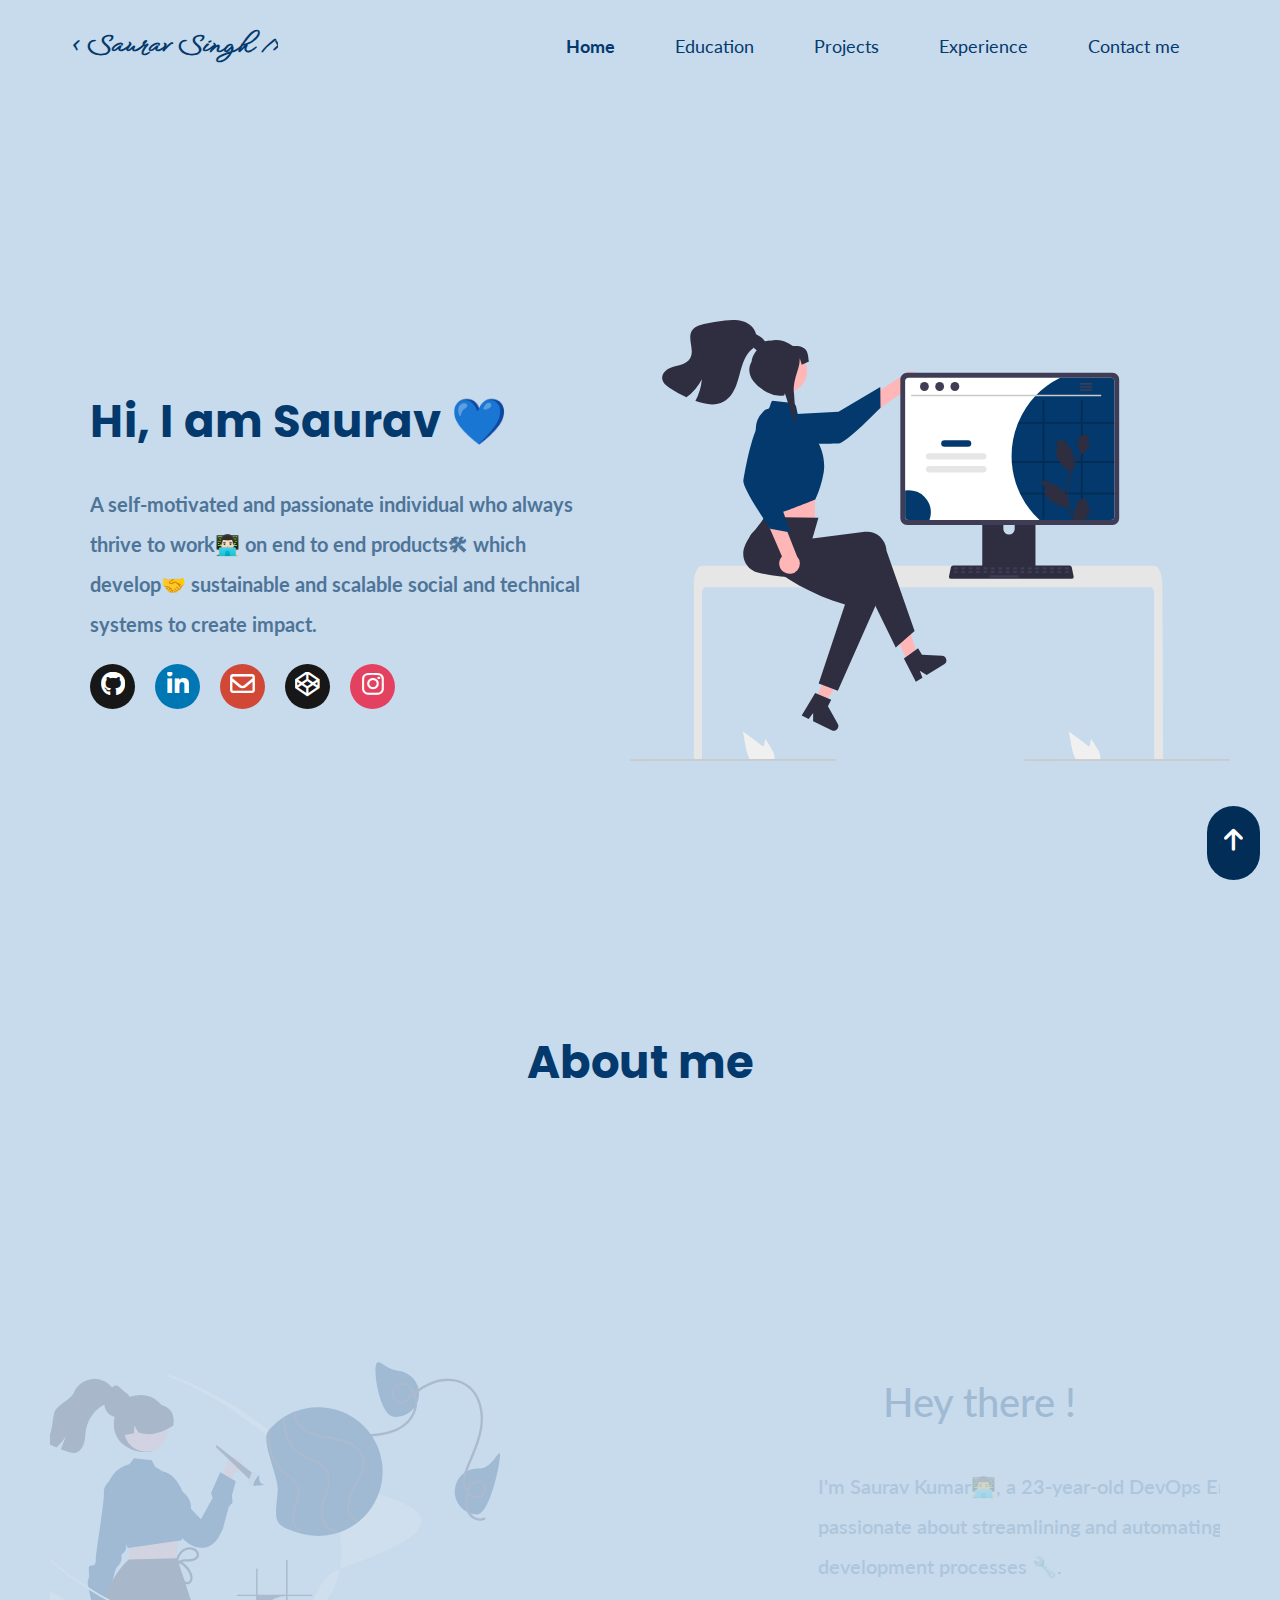
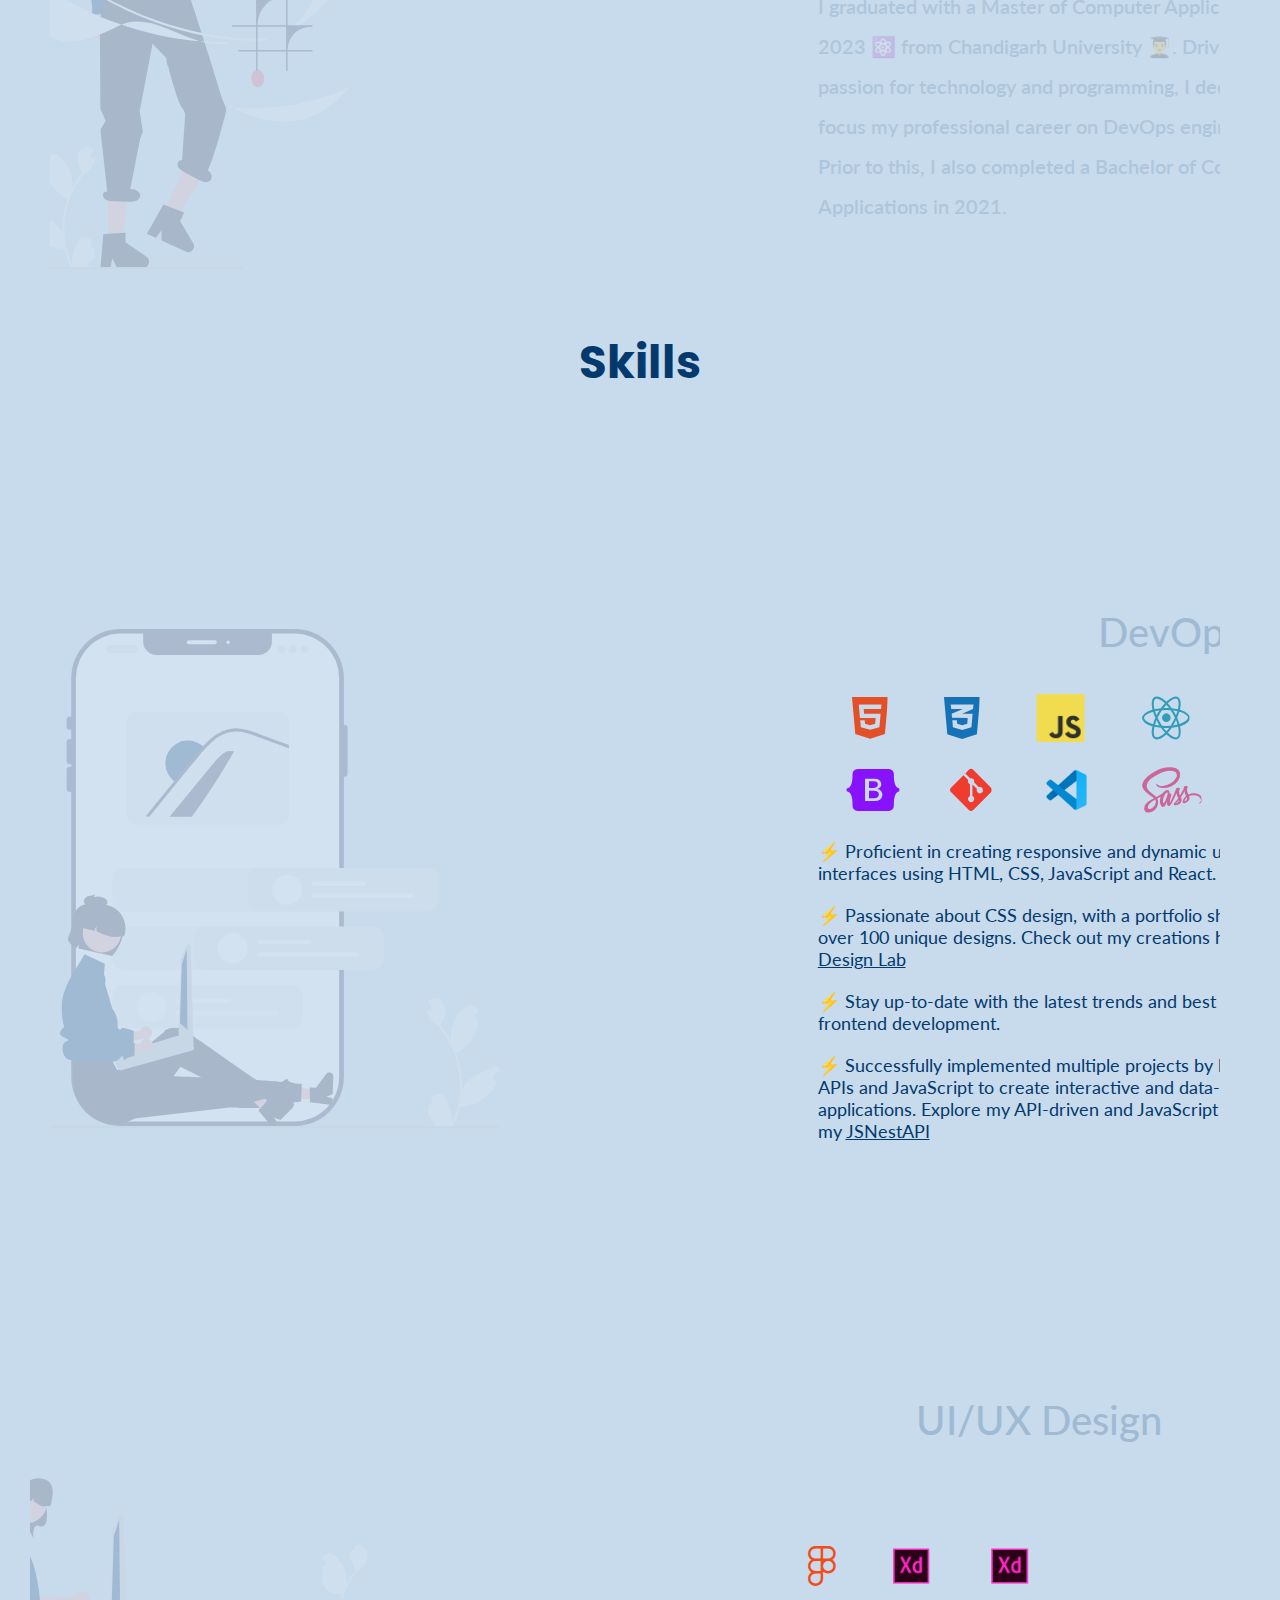
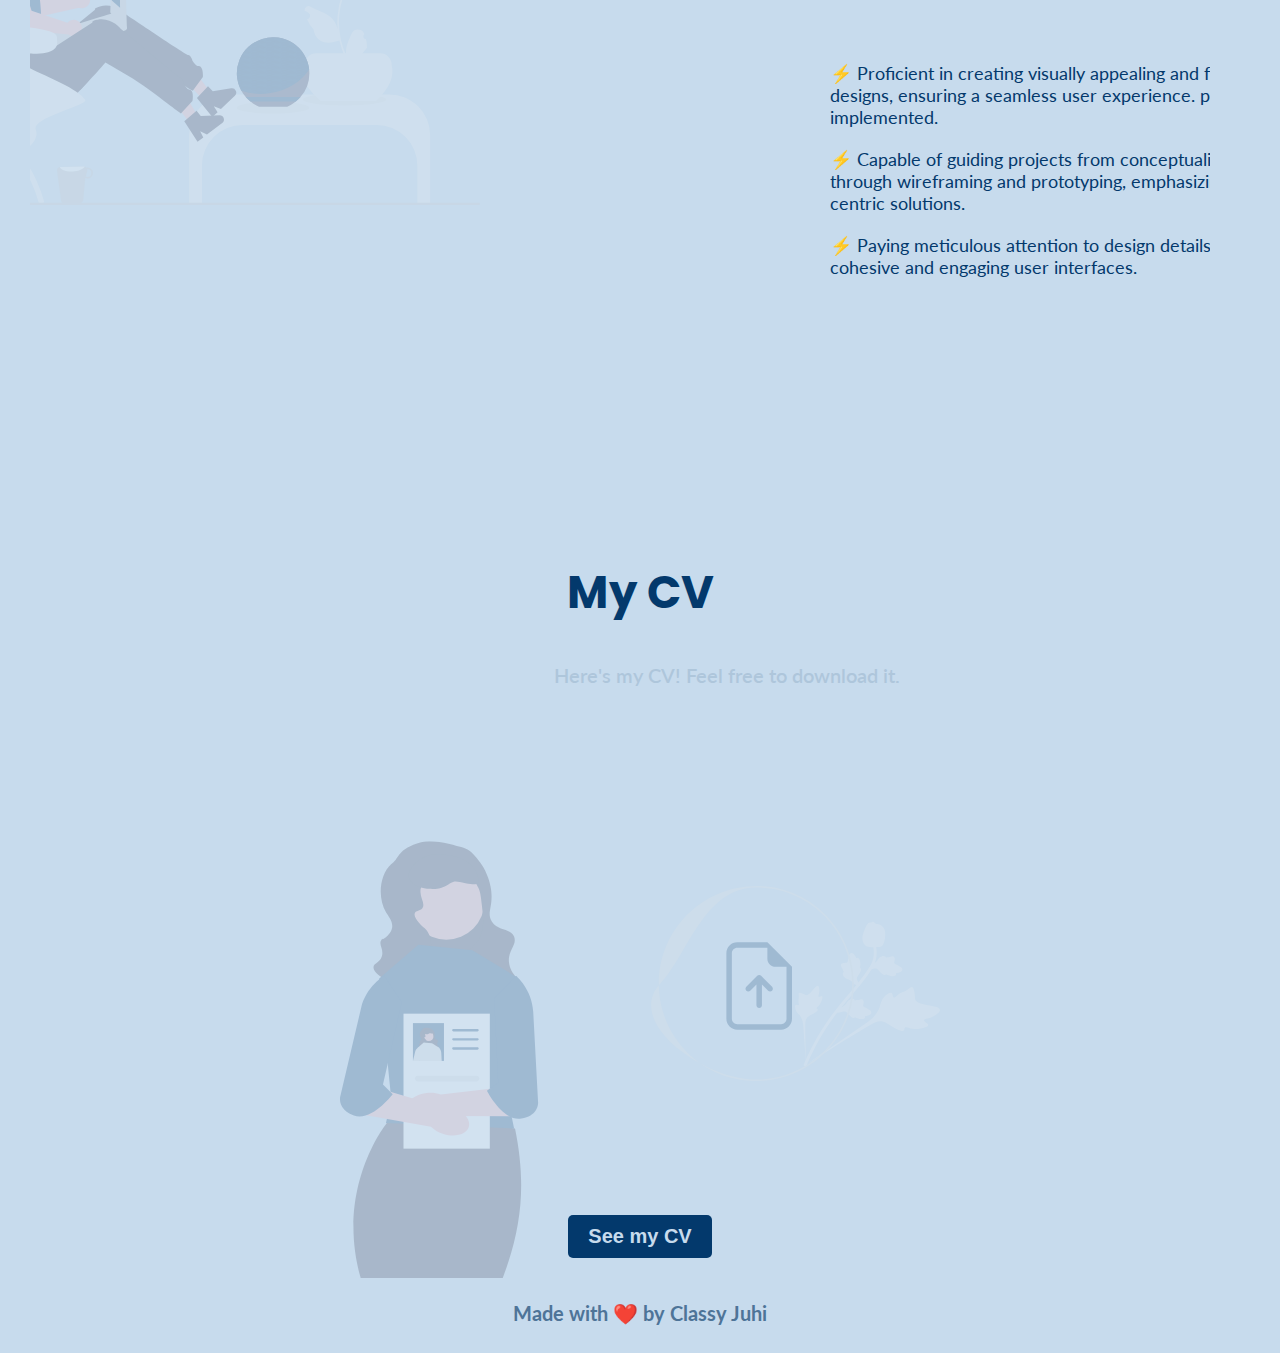
<file: index.html>
<!DOCTYPE html>
<html lang="en">

<head>
  <meta charset="UTF-8">
  <meta name="viewport" content="width=device-width, initial-scale=1.0">
  <title>Document</title>
  <link rel="favicon" type="svg/image" href="/assets/logo.svg">
  <link rel="stylesheet" href="/style pages/common.css">
  <link rel="stylesheet" href="/style pages/home.css">
  <link rel="stylesheet" href="https://cdnjs.cloudflare.com/ajax/libs/font-awesome/6.4.2/css/all.min.css">
</head>

<body>
  <div class="maincontainer">
    <nav>
      <div class="logo" id="logoReload">
        < Saurav Singh />
        </juhi>
      </div>
      <ul id="navLi">
        <li><a style="font-weight: 700;" href="/html pages/home.html">Home</a></li>
        <li><a href="/html pages/education.html">Education</a></li>
        <li><a href="/html pages/projects.html">Projects</a></li>
        <li><a href="/html pages/experience.html">Experience</a></li>
        <li><a href="/html pages/contact.html">Contact me</a></li>
      </ul>
      <i class="fa-solid fa-bars" id="openSidebar"></i>
      <i class="fa-solid fa-xmark" id="closeSidebar"></i>
    </nav>
    <div class="sidebar" id="sidebar">
      <ul id="sidebarLi">
        <li><a style="font-weight: 700;" href="/html pages/home.html">Home</a></li>
        <li><a href="/html pages/education.html">Education</a></li>
        <li><a href="/html pages/projects.html">Projects</a></li>
        <li><a href="/html pages/experience.html">Experience</a></li>
        <li><a href="/html pages/contact.html">Contact me</a></li>
      </ul>
    </div>
    <div class="intro animate">
      <div class="introtext textSection">
        <h1>Hi, I am Saurav &#x1F499;</h1>
        <p>A self-motivated and passionate individual who always thrive to work👨🏻‍💻 on end to end products🛠
          which develop🤝 sustainable and scalable social and technical systems to create impact.</p>
        <ul class="anime">
          <li><a href="https://github.com/bhumiharjee" target="_blank"><i class="fa-brands fa-github"></i></a>
          </li>
          <li><a href="https://www.linkedin.com/in/bhumiharjee/" target="_blank"><i
                class="fa-brands fa-linkedin-in"></i></a></li>
          <li><a href="mailto:bhumihrjee@gmail.com" target="_blank"><i class="fa-regular fa-envelope"></i></a>
          </li>
          <li><a href="https://codepen.io/Classy_Juhi" target="_blank"><i class="fa-brands fa-codepen"></i></a></li>
          <li><a href="https://www.instagram.com/classy_juhi/" target="_blank"><i
                class="fa-brands fa-instagram"></i></a></li>
        </ul>
      </div>
      <div class="introimage"><img src="/assets/intro.svg" alt="" height="500px" width="auto"></div>
    </div>
    <div class="whatido section">
      <h1 class="animate">About me</h1>
      <div class="aboutBox subSection">
        <div class="introimage image animate">
          <img src="/assets/about.svg" alt="" height="500px" width="auto">
        </div>
        <div class="introtext textSection">
          <h2 class="animate">Hey there !</h2>
          <p class="animate">I'm Saurav Kumar👨‍💻, a 23-year-old DevOps Engineer passionate about streamlining and automating development processes 🔧. 
            <br>
             I graduated with a Master of Computer Applications in 2023 ⚛️ from Chandigarh University 👨‍🎓. Driven by my passion for technology and programming, I decided to focus my professional career on DevOps engineering. Prior to this, I also completed a Bachelor of Computer Applications in 2021.
          </p>
        </div>
      </div>
    </div>
    <div class="skills section">
      <h1 class="animate">Skills</h1>
      <div class="skillBox subSection">
        <div class="skillImage image animate"><img class="animate" src="../assets/skills.svg" alt="" height="500px" width="auto">
        </div>
        <div class="skillText textSection">
          <h2 class="animate">DevOps Engineer🎨🖌️</h2>
          <ul id="skillIcons" class="animate">
            <li class="list1"><i class="fa-brands fa-html5" style="color: #e34f26;"></i></li>
            <li class="list2"><i class="fa-brands fa-css3-alt" style="color: #1572b6;"></i></li>
            <li class="list3"><img
                src="/assets/Js.png"
                alt=""></li>
            <li class="list4"><i class="fa-brands fa-react" style="color: #329cb9;"></i></li>
            <li class="list5"><img src="/assets/tailwind.png" alt=""
                height="40px" width="40px"></li>
            <li class="list6"><i class="fa-brands fa-bootstrap" style="color: #8812fc;"></i></li>
            <li class="list7"><i class="fa-brands fa-git-alt" style="color:#f03c2e;"></i></li>
            <li class="list8"><img src="/assets/vsCode.png" alt=""
                height="40px" width="40px"></li>
            <li class="list9"><i class="fa-brands fa-sass" style="color: #c69;"></i></li>
            <li class="list10"><img src="/assets/vite.svg" alt=""></li>

          </ul>
          <ul class="skillList animate">
            <li>⚡ Proficient in creating responsive and dynamic user interfaces using HTML, CSS, JavaScript
              and React.</li>
            <li>⚡ Passionate about CSS design, with a portfolio showcasing over 100 unique designs. Check
              out my creations here: <a style="text-decoration: underline;"
                href="https://github.com/ClassyJuhi/CSS-Design-Lab" target="_blank">CSS Design Lab</a></li>
            <li>⚡ Stay up-to-date with the latest trends and best practices in frontend development.</li>
            <li>⚡ Successfully implemented multiple projects by leveraging APIs and JavaScript to create
              interactive and data-driven web applications. Explore my API-driven and JavaScript projects
              on my <a style="text-decoration: underline;" href="https://github.com/ClassyJuhi/API-Projects-Lab"
                target="_blank">JSNestAPI</a></li>
          </ul>
        </div>
      </div>
    </div>
    <div class="uiUx subSection">
      <div class="uiUxImage image animate"><img src="../assets/uiUx.svg" alt=""></div>
      <div class="uiUxtext textSection">
        <h2 class="animate">UI/UX Design</h2>
        <div class="textSection">
          <ul id="skillUi" class="animate">
            <li class="list1"><i style="color: #f24d18; font-size: 40px;" class="fa-brands fa-figma"></i></li>
            <li class="list2"><img
                src="/assets/xd.png"
                alt=""></li>
            <li class="list3"><img src="/assets/xd.png" alt=""></li>
          </ul>
          <ul class="skillList animate">
            <li>⚡ Proficient in creating visually appealing and functional designs, ensuring a seamless user experience.
              principle implemented.</li>
            <li>⚡ Capable of guiding projects from conceptualization through wireframing and prototyping, emphasizing
              user-centric solutions.</li>
            <li>⚡ Paying meticulous attention to design details to deliver cohesive and engaging user interfaces.</li>
          </ul>
        </div>
      </div>
    </div>
    <div class="cv">
      <h1 class="animate">My CV</h1>
      <p class="animate">Here's my CV! Feel free to download it.</p>
      <div class="cvImage animate"><img src="../assets/resume.svg" alt=""></div>
      <button><a href="https://drive.google.com/file/d/1UjbZgy_TpUEeFcOB4obhC9tDtL_n857C/view?usp=sharing"
          target="_blank">See my CV</a></button>
    </div>
    <footer>
      <p>Made with ❤️ by Classy Juhi</p>
    </footer>
    <button id="goToTop"><a href="/html pages/home.html"><i class="fa-solid fa-arrow-up"></i></a></button>
  </div>
  <script src="/scripts/common.js"></script>
</body>

</html>
</file>
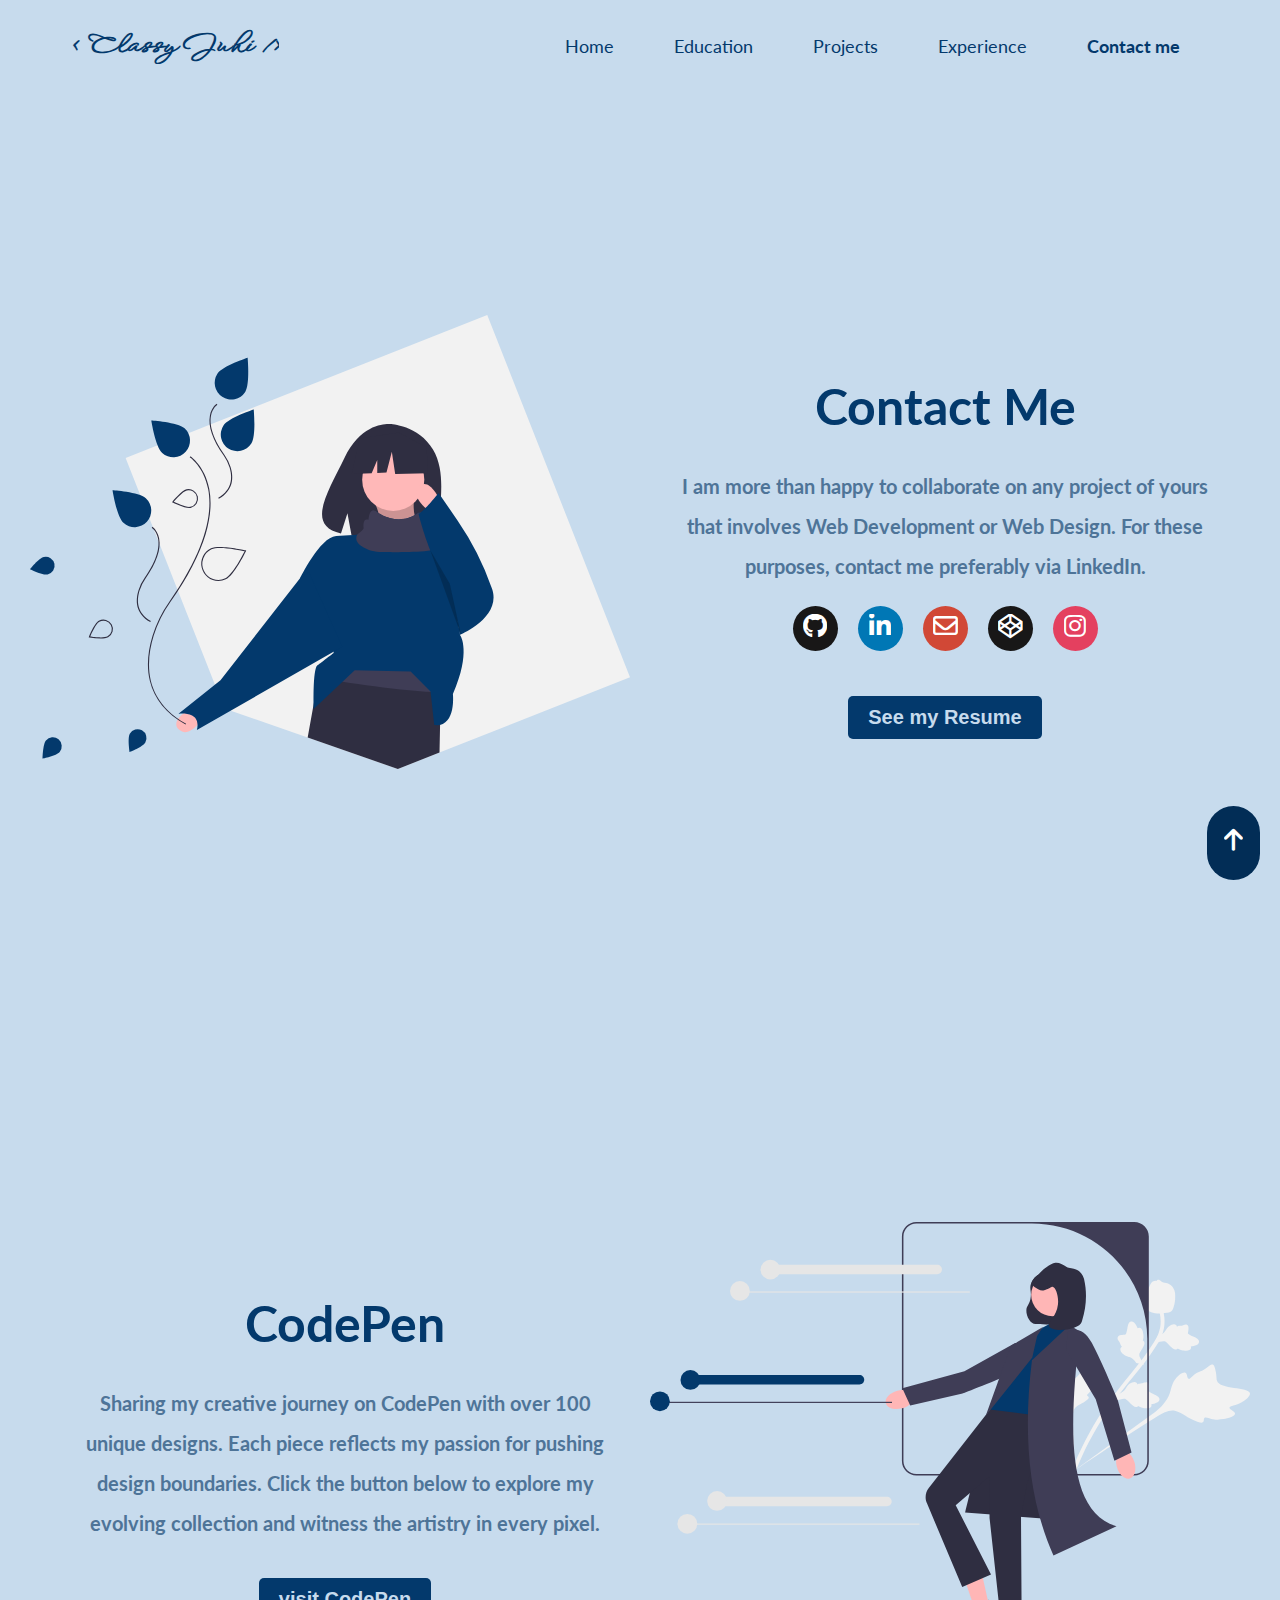
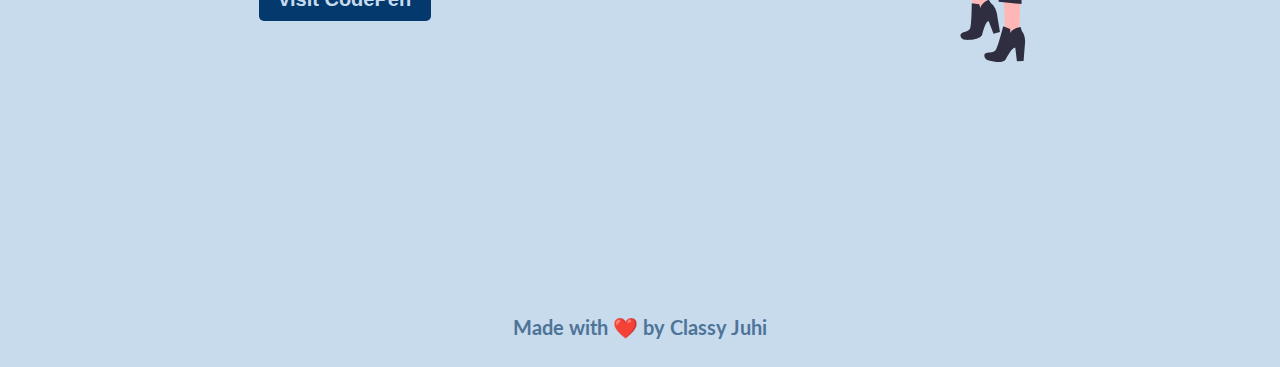
<file: html pages/contact.html>
<!DOCTYPE html>
<html lang="en">

<head>
    <meta charset="UTF-8">
    <meta name="viewport" content="width=device-width, initial-scale=1.0">
    <title>Document</title>
    <link rel="favicon" type="png/image" href="/assets/logo.svg">
    <link rel="stylesheet" href="/style pages/common.css">
    <link rel="stylesheet" href="https://cdnjs.cloudflare.com/ajax/libs/font-awesome/6.4.2/css/all.min.css">
    <link rel="stylesheet" href="/style pages/contact.css">
</head>

<body>
    <div class="maincontainer">
        <nav class="animate">
            <div class="logo" id="logoReload">
                < Classy Juhi />
                </juhi>
            </div>
            <ul id="navLi">
                <li><a href="/html pages/home.html">Home</a></li>
                <li><a href="/html pages/education.html">Education</a></li>
                <li><a href="/html pages/projects.html">Projects</a></li>
                <li><a href="/html pages/experience.html">Experience</a></li>
                <li><a style="font-weight: 700;" href="/html pages/contact.html">Contact me</a></li>
            </ul>
            <i class="fa-solid fa-bars" id="openSidebar"></i>
            <i class="fa-solid fa-xmark" id="closeSidebar"></i>
        </nav>
        <div class="sidebar" id="sidebar">
            <ul id="sidebarLi">
                <li><a href="/html pages/home.html">Home</a></li>
                <li><a href="/html pages/education.html">Education</a></li>
                <li><a href="/html pages/projects.html">Projects</a></li>
                <li><a href="/html pages/experience.html">Experience</a></li>
                <li><a style="font-weight: 700;" href="/html pages/contact.html">Contact me</a></li>
            </ul>
        </div>
        <div class="main">
            <div class="contactMe contactSection">
                <img src="/assets/contact girl.svg" alt="">
                <div class="contactDetail contactSubsection">
                    <h1>Contact Me</h1>
                    <p>I am more than happy to collaborate on any project of yours that involves Web Development or Web Design. For these purposes, contact me preferably via LinkedIn.</p>
                    <ul>
                        <li><a href="https://github.com/ClassyJuhi" target="_blank"><i class="fa-brands fa-github"></i></a>
                        </li>
                        <li><a href="https://www.linkedin.com/in/classy-juhi/" target="_blank"><i
                                    class="fa-brands fa-linkedin-in"></i></a></li>
                        <li><a href="mailto:classyjuhi@gmail.com" target="_blank"><i class="fa-regular fa-envelope"></i></a>
                        </li>
                        <li><a href="https://codepen.io/Classy_Juhi" target="_blank"><i
                                    class="fa-brands fa-codepen"></i></a></li>
                        <li><a href="https://www.instagram.com/classy_juhi/" target="_blank"><i
                                    class="fa-brands fa-instagram"></i></a></li>
                    </ul>
                    <button><a href="https://drive.google.com/file/d/1UjbZgy_TpUEeFcOB4obhC9tDtL_n857C/view?usp=sharing" target="_blank">See my Resume</a></button>
                </div>
            </div>
            <div class="codePen contactSection">
                <div class="codePenDetail contactSubsection">
                    <h1>CodePen</h1>
                    <p>Sharing my creative journey on CodePen with over 100 unique designs. Each piece reflects my passion for pushing design boundaries.  Click the button below to explore my evolving collection and witness the artistry in every pixel.</p>
                    <button><a href="https://codepen.io/Classy_Juhi" target="_blank">visit CodePen</a></button>
                </div>
                <img src="/assets/codepen girl.svg" alt="">
            </div>
        </div>
        <footer><p>Made with ❤️ by Classy Juhi</p></footer>
            <button id="goToTop"><a href="/html pages/contact.html"><i class="fa-solid fa-arrow-up"></i></a></button>
        </div>
        <script src="/scripts/common.js"></script>
</body>
</html>
</file>
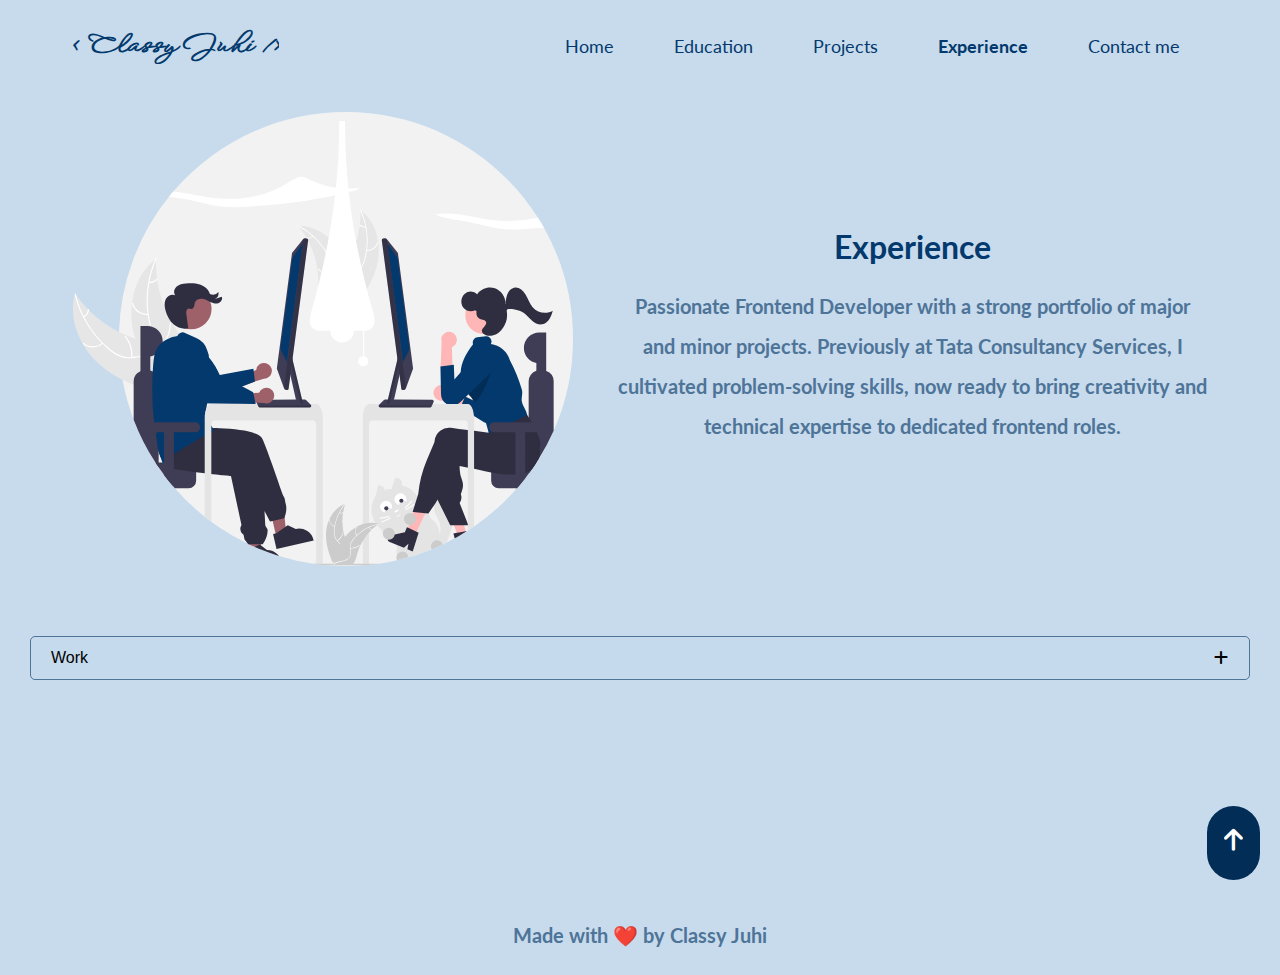
<file: html pages/experience.html>
<!DOCTYPE html>
<html lang="en">

<head>
    <meta charset="UTF-8">
    <meta name="viewport" content="width=device-width, initial-scale=1.0">
    <title>Document</title>
    <link rel="favicon" type="png/image" href="/assets/logo.svg">
    <link rel="stylesheet" href="/style pages/common.css">
    <link rel="stylesheet" href="https://cdnjs.cloudflare.com/ajax/libs/font-awesome/6.4.2/css/all.min.css">
    <link rel="stylesheet" href="/style pages/experience.css">
</head>

<body>
    <div class="maincontainer">
        <nav class="animate">
            <div class="logo" id="logoReload">
                < Classy Juhi />
                </juhi>
            </div>
            <ul id="navLi">
                <li><a href="/html pages/home.html">Home</a></li>
                <li><a href="/html pages/education.html">Education</a></li>
                <li><a href="/html pages/projects.html">Projects</a></li>
                <li><a style="font-weight: 700;" href="/html pages/experience.html">Experience</a></li>
                <li><a href="/html pages/contact.html">Contact me</a></li>
            </ul>
            <i class="fa-solid fa-bars" id="openSidebar"></i>
            <i class="fa-solid fa-xmark" id="closeSidebar"></i>
        </nav>
        <div class="sidebar" id="sidebar">
            <ul id="sidebarLi">
                <li><a href="/html pages/home.html">Home</a></li>
                <li><a href="/html pages/education.html">Education</a></li>
                <li><a href="/html pages/projects.html">Projects</a></li>
                <li><a style="font-weight: 700;" href="/html pages/experience.html">Experience</a></li>
                <li><a href="/html pages/contact.html">Contact me</a></li>
            </ul>
        </div>
        <div class="moveExp">
            <div class="experienceBox">
                <img src="/assets/experienceImage.svg" alt="">
                <div class="experienceText">
                    <h1>Experience</h1>
                    <p>Passionate Frontend Developer with a strong portfolio of major and minor projects. Previously at Tata Consultancy Services, I cultivated problem-solving skills, now ready to bring creativity and technical expertise to dedicated frontend roles.</p>
                </div>
            </div>
            <button id="work">Work <i class="fa-solid fa-plus"></i></button>
            <div id="workExpBoxes">
                <div class="workExp">
                    <img src="/assets/tcsLogo.png" alt="">
                    <div class="workExpBox">
                        <h3>Tech Support Associate</h3>
                        <h5>TATA Consultancy Services</h5>
                        <div class="positioned">
                            <h5>Oct 2020 - June 2021</h5>
                            <h5>Remote</h5>
                        </div>
                        <p>Resolved complex network issues, ensuring minimal downtime. Troubleshoot technical issues, reducing support tickets. Installed/configured hardware and software for optimal performance.</p>
                    </div>
                </div>
            </div>
        </div>
    </div>
    <footer><p>Made with ❤️ by Classy Juhi</p></footer>
        <button id="goToTop"><a href="/html pages/experience.html"><i class="fa-solid fa-arrow-up"></i></a></button>
        <script src="/scripts/common.js"></script>
        <script src="/scripts/experience.js"></script>
</body>
</html>
</file>
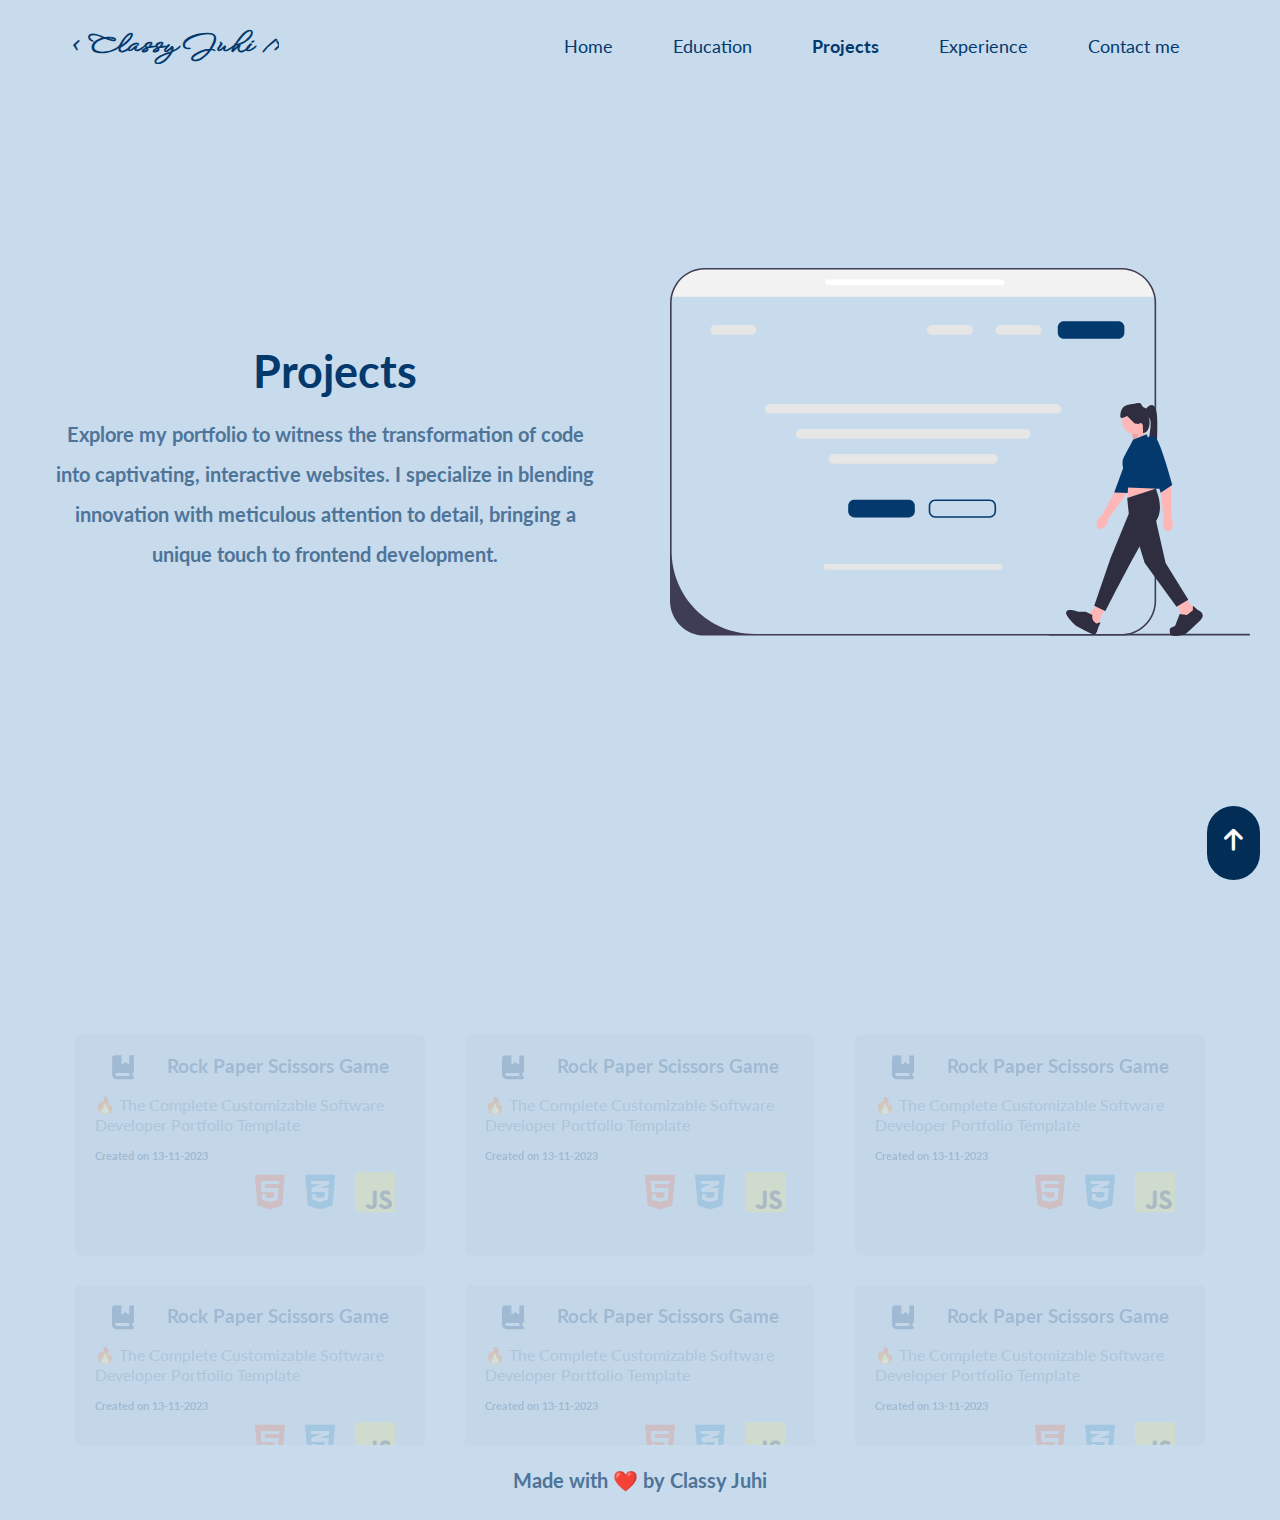
<file: html pages/projects.html>
<!DOCTYPE html>
<html lang="en">

<head>
  <meta charset="UTF-8">
  <meta name="viewport" content="width=device-width, initial-scale=1.0">
  <title>Document</title>
  <link rel="favicon" type="png/image" href="/assets/logo.svg">
  <link rel="stylesheet" href="/style pages/projects.css">
  <link rel="stylesheet" href="/style pages/common.css">
  <link rel="stylesheet" href="https://cdnjs.cloudflare.com/ajax/libs/font-awesome/6.4.2/css/all.min.css">
</head>

<body>
  <div class="maincontainer">
    <nav class="animate">
      <div class="logo" id="logoReload">
        < Classy Juhi />
        </juhi>
      </div>
      <ul id="navLi">
        <li><a href="/html pages/home.html">Home</a></li>
        <li><a href="/html pages/education.html">Education</a></li>
        <li><a style="font-weight: 700;" href="/html pages/projects.html">Projects</a></li>
        <li><a href="/html pages/experience.html">Experience</a></li>
        <li><a href="/html pages/contact.html">Contact me</a></li>
      </ul>
      <i class="fa-solid fa-bars" id="openSidebar"></i>
      <i class="fa-solid fa-xmark" id="closeSidebar"></i>
    </nav>
    <div class="sidebar" id="sidebar">
      <ul id="sidebarLi">
        <li><a href="/html pages/home.html">Home</a></li>
        <li><a href="/html pages/education.html">Education</a></li>
        <li><a style="font-weight: 700;" href="/html pages/projects.html">Projects</a></li>
        <li><a href="/html pages/experience.html">Experience</a></li>
        <li><a href="/html pages/contact.html">Contact me</a></li>
      </ul>
    </div>
      <div class="projectIntro">
        <div class="projectText">
          <h1>Projects</h1>
          <p>Explore my portfolio to witness the transformation of code into captivating, interactive websites. I
            specialize in blending innovation with meticulous attention to detail, bringing a unique touch to frontend
            development.</p>
        </div>
        <img src="/assets/project.svg" alt="">
      </div>

    <div class="projectBoxes animate">
      <div class="projectsBox">
        <div class="projectBox">
          <a href="#">
            <span><i class="fa-solid fa-book-bookmark"></i>
              <h3>Rock Paper Scissors Game</h3>
            </span>
            <p>🔥 The Complete Customizable Software Developer Portfolio Template
            </p>
            <h6>Created on 13-11-2023</h6>
            <ul class="lang">
              <li class="list1"><i class="fa-brands fa-html5" style="color: #e34f26; font-size: 40px;"></i></li>
              <li class="list2"><i class="fa-brands fa-css3-alt" style="color: #1572b6; font-size: 40px;"></i></li>
              <li class="list3"><img style="width: 40px;" src="/assets/Js.png" alt=""></li>
            </ul>
          </a>
        </div>
        <div class="projectBox">
          <a href="#">
            <span><i class="fa-solid fa-book-bookmark"></i>
              <h3>Rock Paper Scissors Game</h3>
            </span>
            <p>🔥 The Complete Customizable Software Developer Portfolio Template
            </p>
            <h6>Created on 13-11-2023</h6>
            <ul class="lang">
              <li class="list1"><i class="fa-brands fa-html5" style="color: #e34f26; font-size: 40px;"></i></li>
              <li class="list2"><i class="fa-brands fa-css3-alt" style="color: #1572b6; font-size: 40px;"></i></li>
              <li class="list3"><img style="width: 40px;" src="/assets/Js.png" alt=""></li>
            </ul>
          </a>
        </div>
        <div class="projectBox">
          <a href="#">
            <span><i class="fa-solid fa-book-bookmark"></i>
              <h3>Rock Paper Scissors Game</h3>
            </span>
            <p>🔥 The Complete Customizable Software Developer Portfolio Template
            </p>
            <h6>Created on 13-11-2023</h6>
            <ul class="lang">
              <li class="list1"><i class="fa-brands fa-html5" style="color: #e34f26; font-size: 40px;"></i></li>
              <li class="list2"><i class="fa-brands fa-css3-alt" style="color: #1572b6; font-size: 40px;"></i></li>
              <li class="list3"><img style="width: 40px;" src="/assets/Js.png" alt=""></li>
            </ul>
          </a>
        </div>
        <div class="projectBox">
          <a href="#">
            <span><i class="fa-solid fa-book-bookmark"></i>
              <h3>Rock Paper Scissors Game</h3>
            </span>
            <p>🔥 The Complete Customizable Software Developer Portfolio Template
            </p>
            <h6>Created on 13-11-2023</h6>
            <ul class="lang">
              <li class="list1"><i class="fa-brands fa-html5" style="color: #e34f26; font-size: 40px;"></i></li>
              <li class="list2"><i class="fa-brands fa-css3-alt" style="color: #1572b6; font-size: 40px;"></i></li>
              <li class="list3"><img style="width: 40px;" src="/assets/Js.png" alt=""></li>
            </ul>
          </a>
        </div>
        <div class="projectBox">
          <a href="#">
            <span><i class="fa-solid fa-book-bookmark"></i>
              <h3>Rock Paper Scissors Game</h3>
            </span>
            <p>🔥 The Complete Customizable Software Developer Portfolio Template
            </p>
            <h6>Created on 13-11-2023</h6>
            <ul class="lang">
              <li class="list1"><i class="fa-brands fa-html5" style="color: #e34f26; font-size: 40px;"></i></li>
              <li class="list2"><i class="fa-brands fa-css3-alt" style="color: #1572b6; font-size: 40px;"></i></li>
              <li class="list3"><img style="width: 40px;" src="/assets/Js.png" alt=""></li>
            </ul>
          </a>
        </div>
        <div class="projectBox">
          <a href="#">
            <span><i class="fa-solid fa-book-bookmark"></i>
              <h3>Rock Paper Scissors Game</h3>
            </span>
            <p>🔥 The Complete Customizable Software Developer Portfolio Template
            </p>
            <h6>Created on 13-11-2023</h6>
            <ul class="lang">
              <li class="list1"><i class="fa-brands fa-html5" style="color: #e34f26; font-size: 40px;"></i></li>
              <li class="list2"><i class="fa-brands fa-css3-alt" style="color: #1572b6; font-size: 40px;"></i></li>
              <li class="list3"><img style="width: 40px;" src="/assets/Js.png" alt=""></li>
            </ul>
          </a>
        </div>
        <button class="moreProjects"><a href="https://github.com/ClassyJuhi" target="_blank">More Projects</a></button>
      </div>

    </div>


  </div>
  <footer>
    <p>Made with ❤️ by Classy Juhi</p>
  </footer>
  <button id="goToTop"><a href="/html pages/projects.html"><i class="fa-solid fa-arrow-up"></i></a></button>
  <script src="/scripts/common.js"></script>
</body>

</html>
</file>
<file: style pages/common.css>
@import url('https://fonts.googleapis.com/css2?family=Lato&family=Poppins:wght@500&family=WindSong:wght@500&display=swap');

* {
  margin: 0;
  padding: 0;
  box-sizing: border-box;
  overflow-x: hidden;
}

body {
  background-color: #c7dbed;
  color: #03396c;
  font-family: 'Lato', sans-serif;
  transition: all 1s linear 0s;
  overflow-x: hidden;
}

.maincontainer {
  width: 100%;
  min-height: 100vh;
  padding: 0 30px;
}

i {
  font-size: 25px;
  cursor: pointer;
}

nav {
  padding: 20px 40px;
  display: flex;
  flex-direction: row;
  flex-wrap: wrap;
  justify-content: space-between;
  align-items: center;
  animation: navMove 1s linear 1 forwards;
}

@keyframes navMove {
  0% {
    transform: translateY(-25%);
  }

  100% {
    transform: translateY(0);
  }
}

nav .logo {
  font-family: 'WindSong', cursive;
  font-size: 25px;
  font-weight: 900;
  cursor: pointer;
}

ul {
  display: flex;
  flex-direction: row;
  flex-wrap: wrap;
  justify-content: flex-end;
  align-items: center;
}

ul li {
  list-style-type: none;
  margin: 0 15px;
  padding: 15px;
  font-size: 18px;
  cursor: pointer;
}

nav ul li:hover,
.sidebar ul li:hover {
  background-color: #9aafc4;
  border-radius: 2px;
}

ul li a,
a {
  text-decoration: none;
  color: #03396c;
}

#sidebar {
  display: none;
}

#sidebar ul {
  display: flex;
  flex-direction: column;
  align-items: flex-start;
}

#sidebar ul li {
  width: 95%;
}

#openSidebar {
  display: none;
}

#closeSidebar {
  display: none;
}



#goToTop {
  padding: 20px 17px;
  border: none;
  outline: none;
  border-radius: 30px;
  position: fixed;
  bottom: 20px;
  right: 20px;
  font-size: 30px;
  background-color: #022d56;
}

#goToTop a {
  color: white;
}

footer {
  text-align: center;
  margin-bottom: 5px;
}


@media(max-width:1000px) {
  nav {
    padding: 30px 10px;
    justify-content: space-between;
  }

  #navLi {
    display: none;
  }

  #openSidebar {
    display: block;
  }

  .introtext {
    align-items: center;
    margin: 0;
  }

  p {
    font-size: 16px;
    line-height: 1.5;
    text-align: center;
  }

  .whatido h1 {
    margin-bottom: 0;
  }

  .textSection {
    width: 100%;
    align-items: center;
    margin: 0;
    padding: 0 10px;
  }
}

img {
  width: 600px;
  max-width: 100%;
  height: auto;
}

p {
  margin: 15px 0;
  color: #4e7498;
  line-height: 2;
  font-size: 20px;
  font-weight: 700;
  font-family: 'Lato', sans-serif;
}

.section {
  min-height: 100vh;
  padding: 20px;
  display: flex;
  flex-direction: row;
  justify-content: space-between;
  align-items: center;
}

.section h1,
h1 {
  margin-bottom: 30px;
}

h1 {
  transform: translateY(25%);
  transition: transform 1s linear;
}

h1.show-animate {
  transform: translateY(0%);
}

::-webkit-scrollbar {
  width: 5px;
}
::-webkit-scrollbar-thumb {
  background-color: #888;
  border-radius: 4px;
}
::-webkit-scrollbar-thumb:hover {
  background-color: #555;
}




@media(max-width:500px) {
  body {
    text-align: center;
  }

  .maincontainer {
    padding: 0 5px;
  }

  nav {
    padding: 15px 5px;
  }

  .intro {
    min-height: auto;
    justify-content: space-evenly;
  }

  h1 {
    font-size: 35px;
  }

  .section {
    padding: 5px;
  }

  .section h2 {
    font-size: 25px;
  }

  p {
    font-weight: 600;
  }

  .introtext li {
    margin: 5px;
  }

  ul li {
    margin: 5px;
    padding: 0;
  }

  .sidebar ul {
    text-align: left;
  }

  .sidebar ul li {
    margin: 0 15px;
    padding: 15px;
  }

  img {
    margin-top: 20px;
  }

  .skillText .skillList {
    margin: 10px 0 30px 0;
  }
}
</file>
<file: style pages/home.css>
.intro{
    width: 100%;
    min-height: 100vh;
    padding: 0 20px;
    display: flex;
    flex-direction: row;
    flex-wrap: wrap;
    justify-content: space-around;
    align-items: center;
    transition: 1s;
    animation: introMove 1s linear 1 forwards;
}
@keyframes introMove{
    0% {
        opacity: 0.2;
        transform: translateY(25%);
    }
    100% {
        opacity: 1;
        transform: translateY(0);
    }
}
.textSection{
    margin: 0 10px 0 20px;
    padding: 20px;
    display: flex;
    flex-direction: column;
    align-items: flex-start;
    flex: 1;
}
h1{
    font-size: 45px;
    font-family: 'Poppins', sans-serif;
}
p{
    margin: 15px 0;
    color: #4e7498;
    line-height: 2;
    font-size: 20px;
    font-weight: 700;
    font-family: 'Lato', sans-serif;
}
.intro .textSection ul{
    display: flex;
    justify-content: space-evenly;
    flex-wrap: wrap;
    transform: translateX(-10px);
}
.intro li{
    padding: 0;
    margin: 5px 10px;
    width: 45px;
    height: 45px;
    display: flex;
    justify-content: center;
    align-items: center;
    border-radius: 50%;
    cursor: pointer;
}
.intro li:nth-child(1){
    background-color: #181717;
}
.intro li:nth-child(2){
    background-color: #0077b5;
}
.intro li:nth-child(3){
    background-color:#d14836;
}
.intro li:nth-child(4){
    background-color: #181717;
}
.intro li:nth-child(5){
    background-color: #e4405f;
}
.intro li:hover{
    border-radius: 50%;
    background-color: #03396c;
}
.intro li a{
    color: white;
}
.introImage{
    flex: 1;
    text-align: center;
}
img{
    width: 600px;
    max-width: 100%;
    height: auto;
}
.section{
    min-height: 100vh;
    display: flex;
    flex-direction: column;
    justify-content: space-between;
    align-items: center;
}
.section h2, .subSection h2{
    margin-bottom: 25px;
    font-size: 40px;
    font-weight: 500;
}
h2{
    opacity: 0.2;
    transform: translateX(100%);
    transition: transform 1s linear,  opacity 1s linear;
}
h2.show-animate{
    opacity: 1;
    transform: translateX(0);
}
.section p, .cv p{
    font-weight: 600;
}
.section p{
    opacity: 0.2;
    transform: translateX(25%);
    transition: transform 1s linear,  opacity 1s linear;
}
.section p.show-animate{
    opacity: 1;
    transform: translateX(0);
}
.cv p{
    opacity: 0.2;
    transform: translateX(25%);
    transition: transform 1s linear,  opacity 1s linear;
}
.cv p.show-animate{
    opacity: 1;
    transform: translateX(0);
}
.subSection{
    display: flex;
    flex-direction: row;
    align-items: center;
    flex-wrap: wrap-reverse;
}
.image{
    opacity: 0.2;
    transform: translateX(-25%);
    transition: transform 1s linear,  opacity 1s linear;
}
.image.show-animate {
    opacity: 1;
    transform: translateX(0%);
}

 li img{
    width: 48.25px;
}
.textSection ul{
    transform: translateX(25%);
    transition: transform 1s linear;
}
.textSection ul.show-animate{
    transform: translateX(0);
}
.skillList li{
    margin: 10px 0;
    padding: 0;
}
#skillIcons{
    margin: 0;
    padding: 2px;
    display: flex;
    flex-wrap: wrap;
    justify-content: space-evenly;
    align-items: center;
}
#skillIcons li{
    position: relative;
    padding: 10px;
}
#skillIcons li i{
    font-size: 48.25px;
}
#skillIcons li:nth-child(1)::before{content: 'HTML';}
#skillIcons li:nth-child(2)::before{content: 'CSS';}
#skillIcons li:nth-child(3)::before{content: 'Javascript';}
#skillIcons li:nth-child(4)::before{content: 'React';}
#skillIcons li:nth-child(5)::before{content: 'Tailwind';}
#skillIcons li:nth-child(6)::before{content: 'Bootstrap';}
#skillIcons li:nth-child(7)::before{content: 'Git';}
#skillIcons li:nth-child(8)::before{content: 'VS code';}
#skillIcons li:nth-child(9)::before{content: 'Sass';}
#skillIcons li:nth-child(10)::before{content: 'Vite';}

#skillIcons li::before {
    position: absolute;
    top: -5px;
    left: 0px;
    font-size: 16px;
    font-weight: 900;
    display: none;
}

#skillIcons li:hover::before{
    display: block;
}
#skillIcons li{
    vertical-align: top;
}

.uiUx{
    min-height: 100vh;
}
.uiUx h2{
    margin: 20px 0 ;
}
#skillUi{
    margin: 50px 0 50px 0;
    padding: 2px;
    display: flex;
    flex-wrap: wrap;
    justify-content: center;
    align-items: center;
}
#skillUi li{
    position: relative;
    padding: 10px;
}
#skillUi li:nth-child(1)::before{content: 'Figma';}
#skillUi li:nth-child(2)::before{content: 'Canva';}
#skillUi li:nth-child(3)::before{content: 'Adobe-Xd';}

#skillUi li::before {
    position: absolute;
    top: -5px;
    left: 0px;
    font-size: 16px;
    font-weight: 900;
    display: none;
}

#skillUi li:hover::before{
    display: block;
}

.cv{
    margin-top: 50px;
    display: flex;
    flex-direction: column;
    align-items: center;
}
.cv img{
    margin-top: 10px;
}
.cvImage{
    opacity: 0.2;
    transform: translateY(25%);
    transition: transform 1s linear,  opacity 1s linear;
}
.cvImage.show-animate{
    opacity: 1;
    transform: translateY(0%);
}
.cv button{
    margin: 20px 0;
    border: none;
    outline: none;
    border-radius: 5px;
    padding: 10px 20px;
    background-color: #03396c;
    font-size: 20px;
    font-weight: 800;
}
.cv button a{
    color: #c7dbed;
    text-decoration: none;
}

















@media(max-width:1000px){
    nav{
        justify-content: space-between;
    }
    #navLi{
        display: none;
    }
    #openSidebar{
        display: block;
    }
    .intro{
        padding: 0 5px;
    }
    .introtext{
        align-items: center;
        margin: 0;
    }
    h1{
        font-size: 30px;
    }
    p{
        font-size: 16px;
        line-height: 1.5;
        text-align: center;
    }
    .whatido h1{
        margin-bottom: 0;
    }
    .textSection{
        width: 100%;
        align-items: center;
        margin: 0;
        padding: 0 10px;
    }
    #skillIcons li img{
        transform: translateY(-10px);
    }
}


@media(max-width:500px){
    body{
        text-align: center;
    }
    .intro{
        min-height: auto;
        justify-content: space-evenly;
    }
    .section h2{
        font-size: 25px;
    }
   p{
        font-weight: 600;
    }
    .introtext li{
        margin: 5px;
    }
    ul li{
        margin: 5px;
        padding: 0;
    }
    img{
        margin-top: 20px;
    }
    .skillText .skillList{
        margin: 10px 0 30px 0;
    }
}
</file>
<file: style pages/contact.css>
.contactSection{
    min-height: 100vh;
    display: flex;
    flex-wrap: wrap;  
    justify-content: space-between;
    align-items: center;
    text-align: center;
}
h1{
    margin-top: 35px;
    font-size: 50px;
}
.contactSection .contactSubsection{
    margin: 0 10px 0 20px;
    padding: 20px;
    display: flex;
    flex-direction: column;
    align-items: center;
    flex: 1;
}
.contactMe .contactDetail ul{
    display: flex;
    justify-content: center;
    flex-wrap: wrap;
    margin-bottom: 20px;
}
.contactMe .contactDetail li{
    padding: 0;
    margin: 5px 10px;
    width: 45px;
    height: 45px;
    display: flex;
    justify-content: center;
    align-items: center;
    border-radius: 50%;
    cursor: pointer;
}
.contactMe .contactDetail li:nth-child(1){
    background-color: #181717;
}
.contactMe .contactDetail li:nth-child(2){
    background-color: #0077b5;
}
.contactMe .contactDetail li:nth-child(3){
    background-color:#d14836;
}
.contactMe .contactDetail li:nth-child(4){
    background-color: #181717;
}
.contactMe .contactDetail li:nth-child(5){
    background-color: #e4405f;
}
.contactMe .contactDetail li:hover{
    border-radius: 50%;
    background-color: #03396c;
}
.contactMe .contactDetail li a{
    color: white;
}

.contactSection button{
    margin: 20px 0;
    border: none;
    outline: none;
    border-radius: 5px;
    padding: 10px 20px;
    background-color: #03396c;
    font-size: 20px;
    font-weight: 800;
}
.contactSection button a{
    color: #c7dbed;
    text-decoration: none;
}
.main{
    animation: contactMove 1s linear 1 forwards;
}
@keyframes contactMove{
    0% {
        transform: translateY(25%);
    }
    100% {
        transform: translateY(0);
    }
}

@media (max-width:500px)  {
    .contactSection .contactSubsection {
        margin: 5px;
        padding: 5px;
    }
}
</file>
<file: style pages/experience.css>
.mainContainer{
    display: flex;
    align-items: center;
}
.experienceBox{
    padding: 20px;
    display: flex;
    flex-wrap: wrap;
    justify-content: space-around;
    align-items: center;
}
.experienceText{
    max-width: 50%;
    text-align: center;
}
.experienceBox img{
    width: 500px;
    max-width: 100%;
    height: auto;
}
#work{
    width: 100%;
    padding: 12px 20px;
    margin: 50px 0 20px 0;
    background-color: hsl(208, 51%, 85%);
    display: flex;
    justify-content: space-between;
    align-items: center;
    border-radius: 5px;
    border: 1px solid #4e7498;
    outline: none;
    font-size: 16px;
    cursor: pointer;
}
#work i{
    font-size: 16px;
}


#workExpBoxes{
    width: 100%;
    display: flex;
    flex-direction: column;
    align-items: center;
    display: none;
}
.workExp{
    width: 95%;
    padding: 20px;
    border: 1px solid #022d56;
    border-radius: 5px;
    display: flex;
    flex-wrap: wrap;
    justify-content: space-between;
    align-items: center;
    position: relative;
}
.workExpBox{
    width: 90%;
}
.workExpBox p{
    font-size: 16px;
    font-weight: 500;
    line-height: normal;
}
.workExp img{
    width: 75px;
    height: auto;
    border-radius: 5px;
}
.positioned{
    position: absolute;
    top: 15px;
    right: 15px;
}
.moveExp{
    animation: moveExperience 1s linear 1 forwards;
}
@keyframes moveExperience{
    0%{
        transform: translateY(25%);
    }
    100%{
        transform: translateY(0%);
    }
}



@media(max-width:1000px){
    .experienceText{
        max-width: 100%;
    }
    p{
        font-size: 16px;
    }
    .positioned{
        position: static;
    }
    .workExp{
        flex-direction: column;
        text-align: center;
    }
    .experienceBox{
        padding: 2px;
    }
    .experienceBox h3{
        padding-top: 10px;
    }
    .workExpBox h5{
        padding: 2px 0;
    }
}
</file>
<file: style pages/projects.css>
.projectsBox{
    margin-top: 50px;
    width: 100%;
    display: flex;
    flex-wrap: wrap;
    justify-content: center;
}
.projectIntro{
    width: 100%;
    min-height: 80vh;
    display: flex;
    flex-wrap: wrap-reverse;
    justify-content: space-between;
    align-items: center;
    text-align: center;
}
.projectText{
    max-width: 50%;
}
.projectIntro h1{
    font-size: 45px;
}
.projectIntro p{
    margin: 0 40px 0 20px;
}
.projectBox{
    width: 350px;
    height: 220px;
    padding: 20px;
    margin: 15px 20px;
    background-color: #b3c5d5;
    border-radius: 5px;
}
.projectBox p{
    font-size: 16px;
    font-weight: 500;
    line-height: normal;
}
.lang li{
    margin: 0;
    padding: 10px;
}
span{
    display: flex;
    justify-content: space-around;
}
.projectIntro{
    animation: movePro 1s linear 1 forwards;
}
@keyframes movePro{
    0%{
        transform: translateY(25%);
    }
    100%{
        transform: translateY(0%);
    }
}
.projectIntro img{
    width: 580px;
}
.projectBoxes{
    display: flex;
    justify-content: space-around;
    flex-wrap: wrap;
    opacity: 0.2;
    transform: translateY(25%);
    transition: transform 1s linear,  opacity 1s linear;
}
.projectBoxes.show-animate{
    opacity: 1;
    transform: translateY(0%);
}

.moreProjects{
    margin: 20px 0;
    border: none;
    outline: none;
    border-radius: 5px;
    padding: 10px 20px;
    background-color: #03396c;
    font-size: 20px;
    font-weight: 800;
}
.moreProjects a{
    color: #c7dbed;
}

@media(max-width:1000px){
    .mainContainer{
        padding: 0;
    }
    .projectIntro{
        justify-content: center;
    }
    .projectText{
        max-width: 100%;
    }
    .projectIntro h1{
        margin-top: 25px;
    }
    .projectIntro p{
        margin: 20px 10px 20px 10px;
    }
    h3{
        font-size: 18px;
    }
}
</file>
